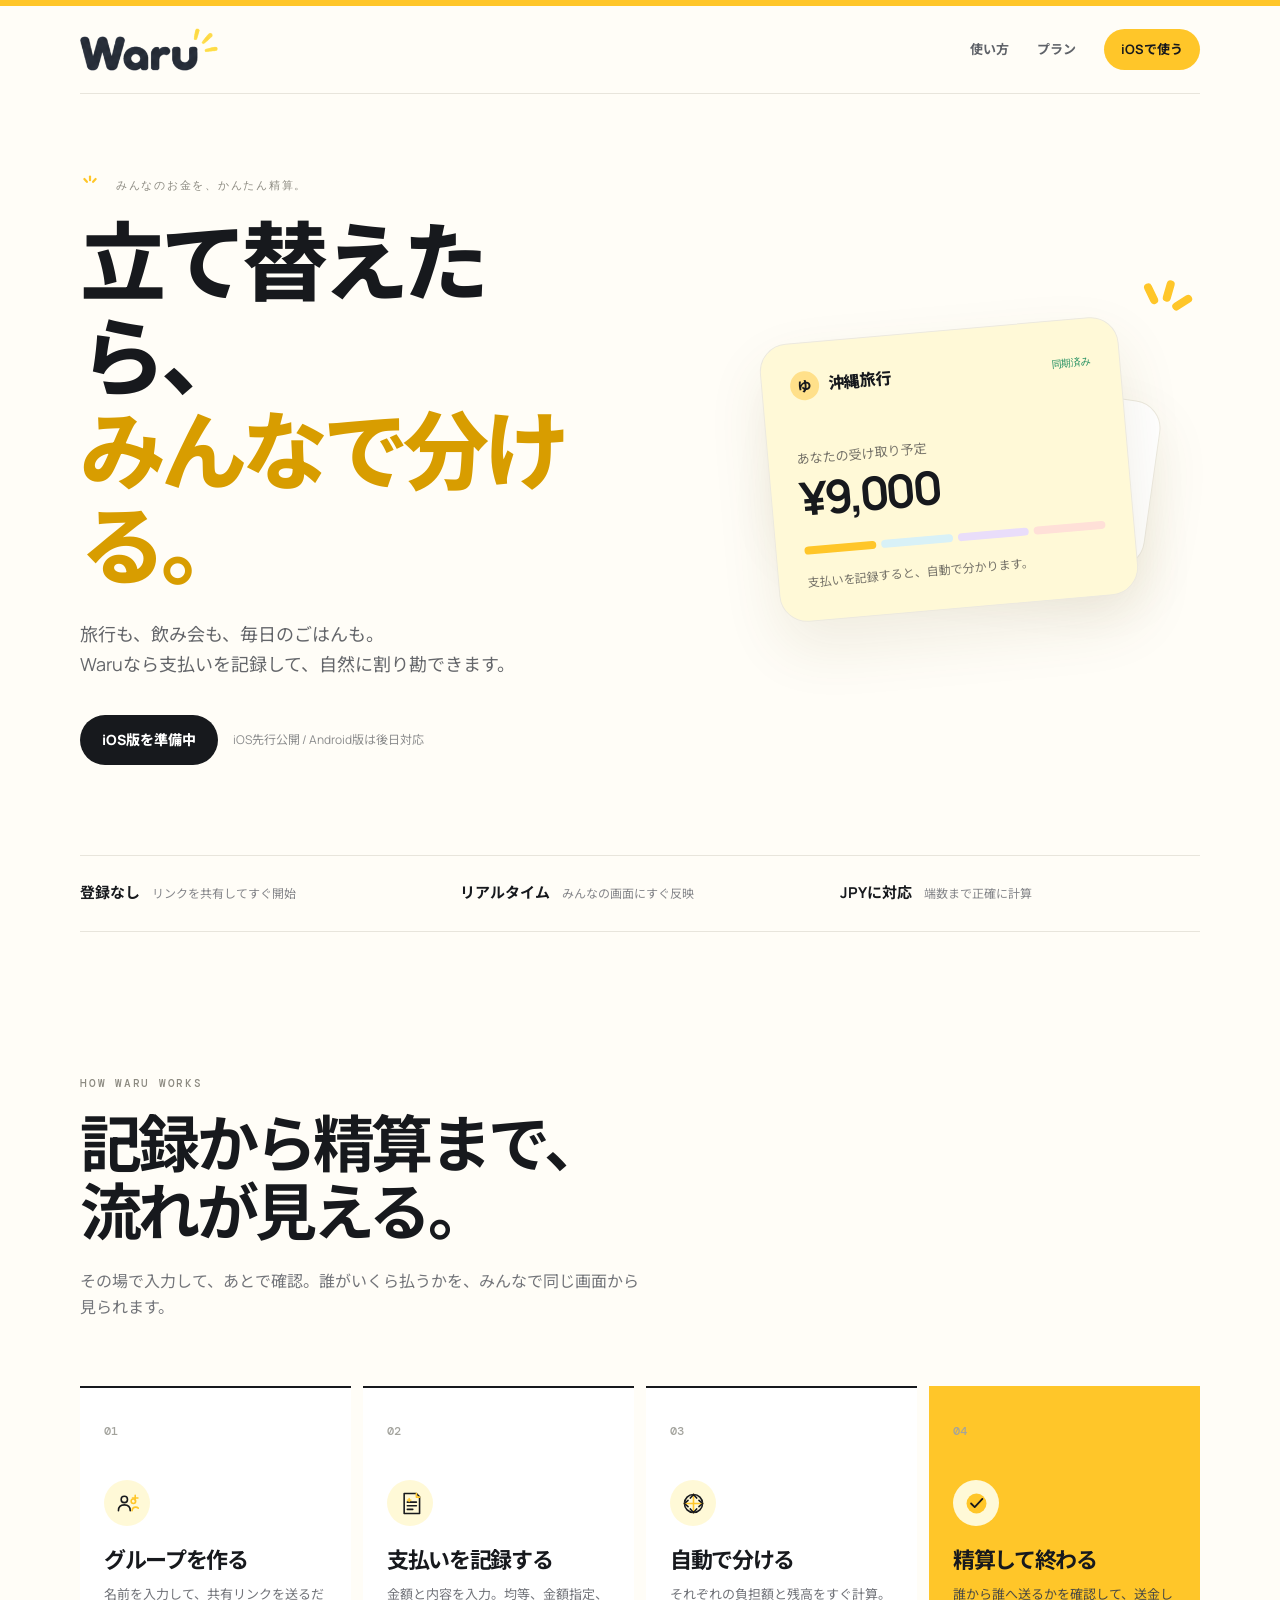
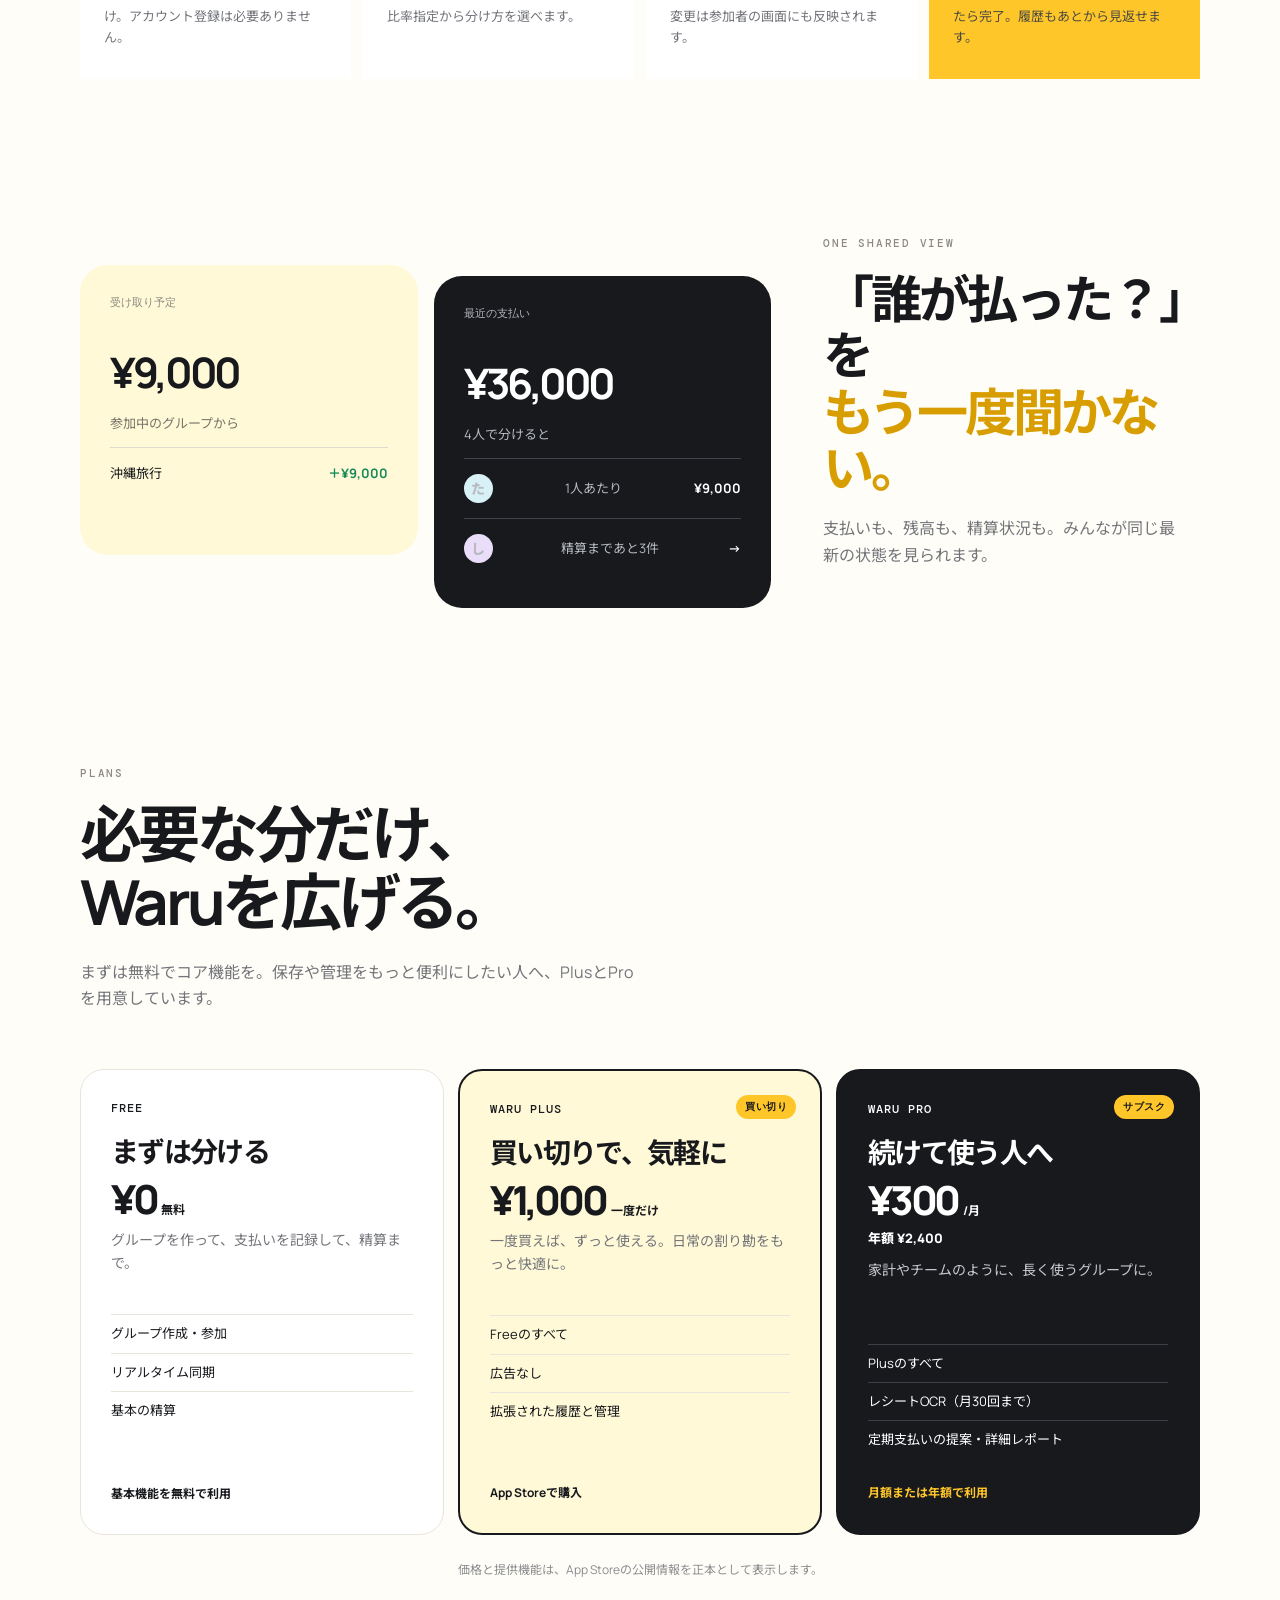
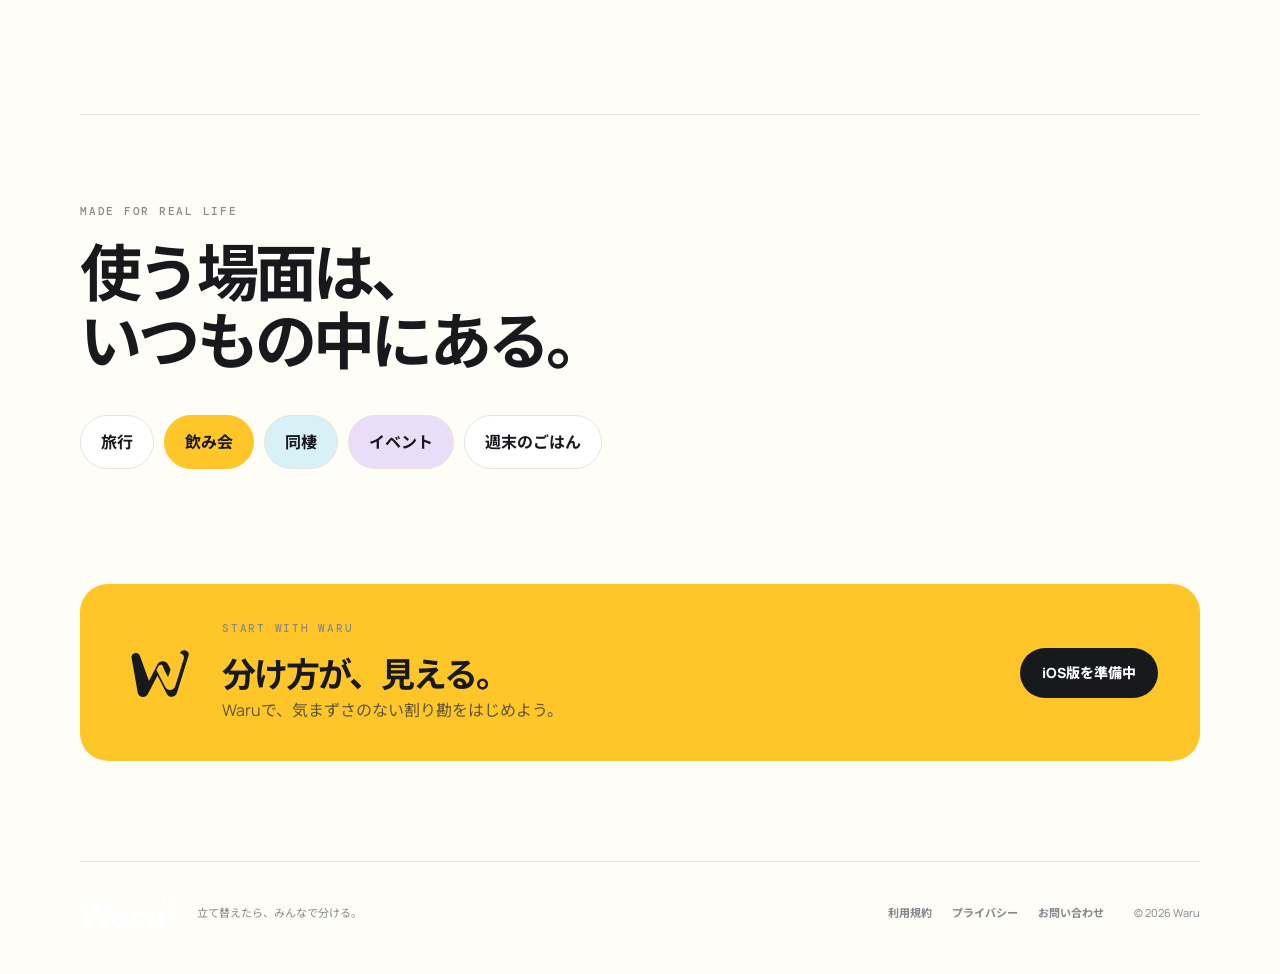
<file: index.html>
<!doctype html>
<html lang="ja">
  <head>
    <meta charset="utf-8" />
    <meta name="viewport" content="width=device-width, initial-scale=1" />
    <meta name="description" content="Waruは、立て替えた支払いをみんなで簡単に分けて、精算まで終わらせるアプリです。" />
    <meta name="referrer" content="no-referrer" />
    <meta name="theme-color" content="#fff9d7" />
    <title>Waru — 立て替えたら、みんなで分ける。</title>
    <link rel="stylesheet" href="./style.css" />
  </head>
  <body>
    <header class="site-header shell">
      <a class="brand" href="#top" aria-label="Waru ホーム">
        <img src="./assets/waru-wordmark.png" alt="Waru" />
      </a>
      <nav aria-label="メインナビゲーション">
        <a href="#how">使い方</a>
        <a href="#plans">プラン</a>
        <a class="nav-cta" href="#download">iOSで使う</a>
      </nav>
    </header>

    <main id="top">
      <section class="hero shell">
        <div class="hero-copy reveal">
          <p class="eyebrow"><img class="sun-mark" src="./assets/icons/waru-spark.svg" alt="" aria-hidden="true" /> みんなのお金を、かんたん精算。</p>
          <h1>立て替えたら、<br /><em>みんなで分ける。</em></h1>
          <p class="lede">旅行も、飲み会も、毎日のごはんも。<br />Waruなら支払いを記録して、自然に割り勘できます。</p>
          <div class="hero-actions" id="download">
            <a class="button button-dark" data-app-store-link href="#download">iOS版を準備中</a>
            <span class="availability">iOS先行公開 / Android版は後日対応</span>
          </div>
        </div>
        <div class="hero-art reveal" aria-label="Waruの支払い画面のイメージ" role="img">
          <div class="receipt receipt-back"><span>夜ごはん</span><strong>¥6,000</strong><small>4人で分ける</small></div>
          <div class="receipt receipt-front"><div class="receipt-top"><span class="mini-avatar">ゆ</span><span>沖縄旅行</span><span class="receipt-check">同期済み</span></div><p>あなたの受け取り予定</p><strong class="hero-number">¥9,000</strong><div class="split-bars" aria-hidden="true"><i></i><i></i><i></i><i></i></div><small>支払いを記録すると、自動で分かります。</small></div>
          <img class="hero-spark" src="./assets/icons/waru-spark.svg" alt="" aria-hidden="true" />
        </div>
      </section>

      <section class="proof shell reveal" aria-label="Waruの特徴">
        <div><strong>登録なし</strong><span>リンクを共有してすぐ開始</span></div>
        <div><strong>リアルタイム</strong><span>みんなの画面にすぐ反映</span></div>
        <div><strong>JPYに対応</strong><span>端数まで正確に計算</span></div>
      </section>

      <section class="process shell" id="how">
        <div class="section-heading reveal"><p class="eyebrow">HOW WARU WORKS</p><h2>記録から精算まで、<br />流れが見える。</h2><p>その場で入力して、あとで確認。誰がいくら払うかを、みんなで同じ画面から見られます。</p></div>
        <div class="steps">
          <article class="step reveal"><span class="step-number">01</span><div class="step-icon"><img class="step-icon-image" src="./assets/icons/waru-icon-group.svg" alt="" /></div><h3>グループを作る</h3><p>名前を入力して、共有リンクを送るだけ。アカウント登録は必要ありません。</p></article>
          <article class="step reveal"><span class="step-number">02</span><div class="step-icon"><img class="step-icon-image" src="./assets/icons/waru-icon-payment.svg" alt="" /></div><h3>支払いを記録する</h3><p>金額と内容を入力。均等、金額指定、比率指定から分け方を選べます。</p></article>
          <article class="step reveal"><span class="step-number">03</span><div class="step-icon"><img class="step-icon-image" src="./assets/icons/waru-icon-split.svg" alt="" /></div><h3>自動で分ける</h3><p>それぞれの負担額と残高をすぐ計算。変更は参加者の画面にも反映されます。</p></article>
          <article class="step step-accent reveal"><span class="step-number">04</span><div class="step-icon"><img class="step-icon-image" src="./assets/icons/waru-icon-settle.svg" alt="" /></div><h3>精算して終わる</h3><p>誰から誰へ送るかを確認して、送金したら完了。履歴もあとから見返せます。</p></article>
        </div>
      </section>

      <section class="showcase shell reveal" aria-label="Waruの画面イメージ">
        <div class="showcase-card showcase-yellow"><span class="card-label">受け取り予定</span><strong>¥9,000</strong><p>参加中のグループから</p><div class="card-line"><span>沖縄旅行</span><b>＋¥9,000</b></div></div>
        <div class="showcase-card showcase-ink"><span class="card-label">最近の支払い</span><strong>¥36,000</strong><p>4人で分けると</p><div class="person-row"><span class="mini-avatar avatar-blue">た</span><span>1人あたり</span><b>¥9,000</b></div><div class="person-row"><span class="mini-avatar avatar-lilac">し</span><span>精算まであと3件</span><b>→</b></div></div>
        <div class="showcase-note"><p class="eyebrow">ONE SHARED VIEW</p><h2>「誰が払った？」を<br /><em>もう一度聞かない。</em></h2><p>支払いも、残高も、精算状況も。みんなが同じ最新の状態を見られます。</p></div>
      </section>

      <section class="plans shell" id="plans">
        <div class="section-heading reveal"><p class="eyebrow">PLANS</p><h2>必要な分だけ、<br />Waruを広げる。</h2><p>まずは無料でコア機能を。保存や管理をもっと便利にしたい人へ、PlusとProを用意しています。</p></div>
        <div class="plan-grid">
          <article class="plan reveal"><p class="plan-name">FREE</p><h3>まずは分ける</h3><div class="plan-price">¥0 <small>無料</small></div><p class="plan-copy">グループを作って、支払いを記録して、精算まで。</p><ul><li>グループ作成・参加</li><li>リアルタイム同期</li><li>基本の精算</li></ul><span class="plan-note">基本機能を無料で利用</span></article>
          <article class="plan plan-featured reveal"><span class="plan-badge">買い切り</span><p class="plan-name">WARU PLUS</p><h3>買い切りで、気軽に</h3><div class="plan-price">¥1,000 <small>一度だけ</small></div><p class="plan-copy">一度買えば、ずっと使える。日常の割り勘をもっと快適に。</p><ul><li>Freeのすべて</li><li>広告なし</li><li>拡張された履歴と管理</li></ul><span class="plan-note">App Storeで購入</span></article>
          <article class="plan plan-pro reveal"><span class="plan-badge">サブスク</span><p class="plan-name">WARU PRO</p><h3>続けて使う人へ</h3><div class="plan-price">¥300 <small>/月</small></div><p class="plan-alt-price">年額 ¥2,400</p><p class="plan-copy">家計やチームのように、長く使うグループに。</p><ul><li>Plusのすべて</li><li>レシートOCR（月30回まで）</li><li>定期支払いの提案・詳細レポート</li></ul><span class="plan-note">月額または年額で利用</span></article>
        </div>
        <p class="pricing-footnote">価格と提供機能は、App Storeの公開情報を正本として表示します。</p>
      </section>

      <section class="use-cases shell reveal">
        <p class="eyebrow">MADE FOR REAL LIFE</p><h2>使う場面は、<br />いつもの中にある。</h2>
        <div class="use-case-list"><span>旅行</span><span>飲み会</span><span>同棲</span><span>イベント</span><span>週末のごはん</span></div>
      </section>

      <section class="final-cta shell reveal" id="contact">
        <img class="final-mark" src="./assets/icons/waru-mark.svg" alt="" width="76" height="76" />
        <div><p class="eyebrow">START WITH WARU</p><h2>分け方が、見える。</h2><p>Waruで、気まずさのない割り勘をはじめよう。</p></div>
        <a class="button button-dark" data-app-store-link href="#download">iOS版を準備中</a>
      </section>
    </main>

    <footer class="site-footer shell">
      <div class="footer-brand"><img src="./assets/waru-wordmark-dark.png" alt="Waru" /><span>立て替えたら、みんなで分ける。</span></div>
      <nav aria-label="フッターナビゲーション"><a href="./terms.html">利用規約</a><a href="./privacy.html">プライバシー</a><a href="./contact.html">お問い合わせ</a></nav>
      <small>© 2026 Waru</small>
    </footer>
    <script src="./script.js" defer></script>
  </body>
</html>
</file>
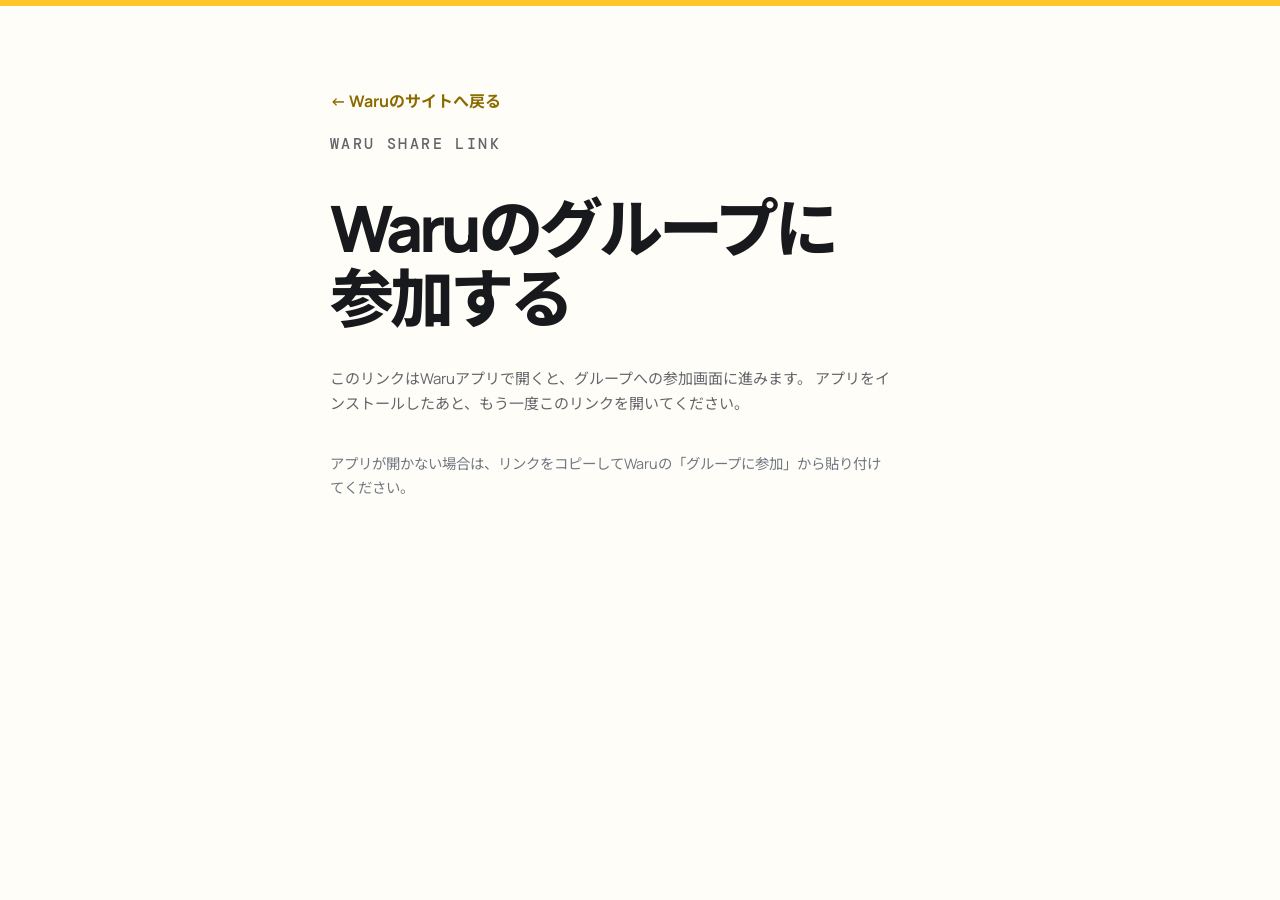
<file: g/index.html>
<!doctype html>
<html lang="ja">
  <head>
    <meta charset="utf-8" />
    <meta name="viewport" content="width=device-width, initial-scale=1" />
    <meta name="robots" content="noindex, nofollow" />
    <meta name="referrer" content="no-referrer" />
    <title>Waruの共有リンク</title>
    <link rel="stylesheet" href="../style.css" />
    <link rel="stylesheet" href="../legal.css" />
  </head>
  <body>
    <main class="legal shell share-fallback">
      <a class="legal-back" href="../">← Waruのサイトへ戻る</a>
      <p class="eyebrow">WARU SHARE LINK</p>
      <h1>Waruのグループに参加する</h1>
      <p>
        このリンクはWaruアプリで開くと、グループへの参加画面に進みます。
        アプリをインストールしたあと、もう一度このリンクを開いてください。
      </p>
      <a class="button button-dark" id="open-app" href="#">Waruで開く</a>
      <p class="muted">アプリが開かない場合は、リンクをコピーしてWaruの「グループに参加」から貼り付けてください。</p>
    </main>
    <script>
      const token = location.pathname.split('/').filter(Boolean).pop();
      const openApp = document.querySelector('#open-app');
      if (token && token !== 'index.html') {
        openApp.href = `waru://g/${encodeURIComponent(token)}`;
      } else {
        openApp.remove();
      }
    </script>
  </body>
</html>
</file>
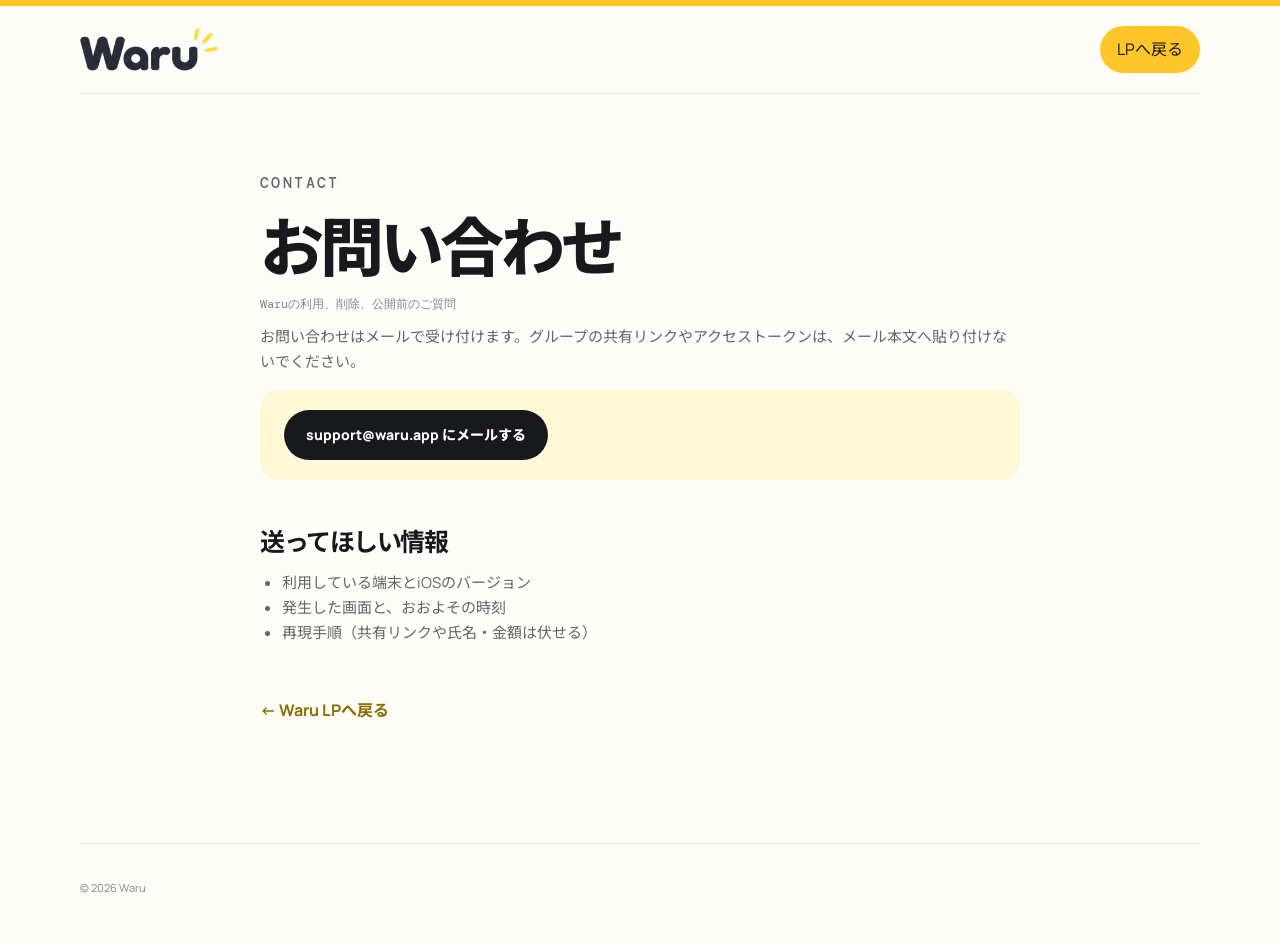
<file: contact.html>
<!doctype html>
<html lang="ja"><head><meta charset="utf-8"/><meta name="viewport" content="width=device-width,initial-scale=1"/><meta name="referrer" content="no-referrer"/><title>お問い合わせ — Waru</title><link rel="stylesheet" href="./style.css"/><link rel="stylesheet" href="./legal.css"/></head>
<body><header class="site-header shell"><a class="brand" href="./"><img src="./assets/waru-wordmark.png" alt="Waru"/></a><a class="nav-cta" href="./">LPへ戻る</a></header><main class="legal shell"><p class="eyebrow">CONTACT</p><h1>お問い合わせ</h1><p class="updated">Waruの利用、削除、公開前のご質問</p><p>お問い合わせはメールで受け付けます。グループの共有リンクやアクセストークンは、メール本文へ貼り付けないでください。</p><p class="legal-callout"><a class="button button-dark" href="mailto:support@waru.app">support@waru.app にメールする</a></p><h2>送ってほしい情報</h2><ul><li>利用している端末とiOSのバージョン</li><li>発生した画面と、おおよその時刻</li><li>再現手順（共有リンクや氏名・金額は伏せる）</li></ul><a class="legal-back" href="./">← Waru LPへ戻る</a></main><footer class="site-footer shell"><small>© 2026 Waru</small></footer></body></html>
</file>
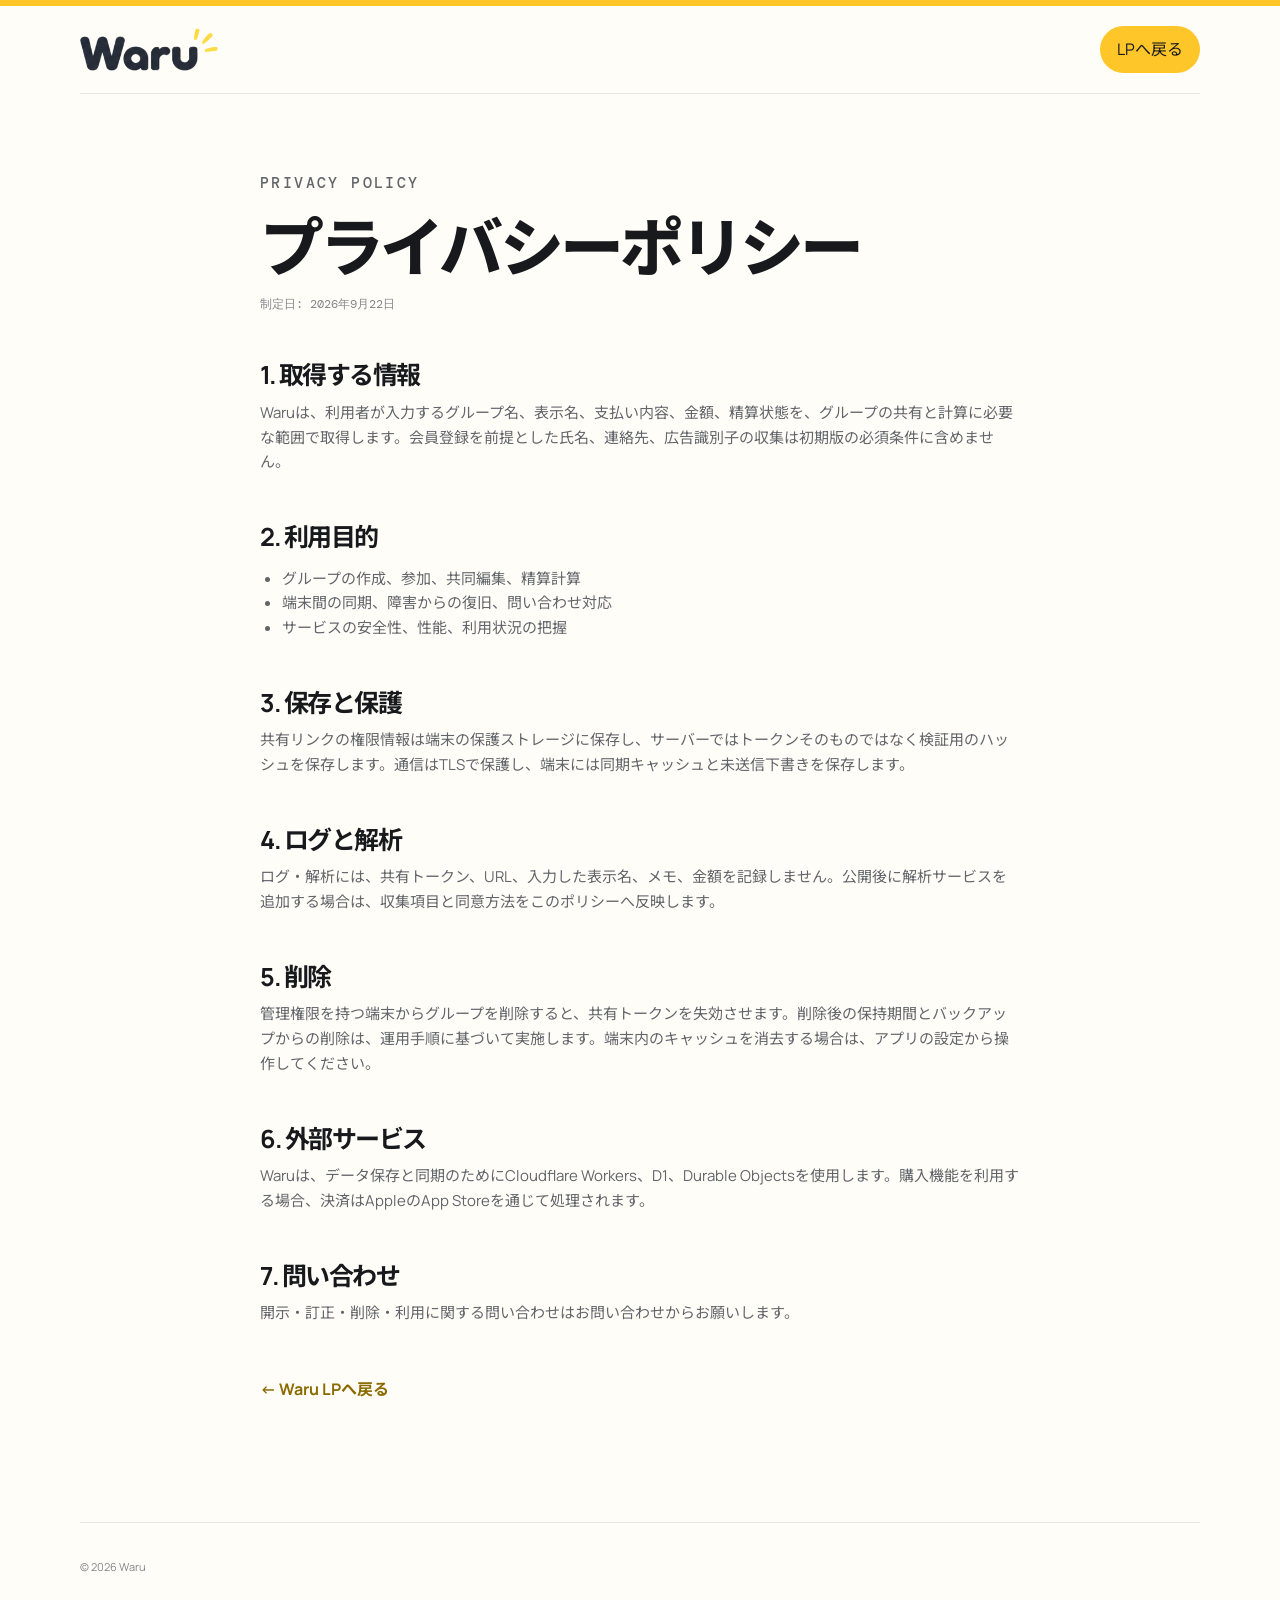
<file: privacy.html>
<!doctype html>
<html lang="ja"><head><meta charset="utf-8"/><meta name="viewport" content="width=device-width,initial-scale=1"/><meta name="referrer" content="no-referrer"/><title>プライバシーポリシー — Waru</title><link rel="stylesheet" href="./style.css"/><link rel="stylesheet" href="./legal.css"/></head>
<body><header class="site-header shell"><a class="brand" href="./"><img src="./assets/waru-wordmark.png" alt="Waru"/></a><a class="nav-cta" href="./">LPへ戻る</a></header><main class="legal shell"><p class="eyebrow">PRIVACY POLICY</p><h1>プライバシーポリシー</h1><p class="updated">制定日: 2026年9月22日</p><h2>1. 取得する情報</h2><p>Waruは、利用者が入力するグループ名、表示名、支払い内容、金額、精算状態を、グループの共有と計算に必要な範囲で取得します。会員登録を前提とした氏名、連絡先、広告識別子の収集は初期版の必須条件に含めません。</p><h2>2. 利用目的</h2><ul><li>グループの作成、参加、共同編集、精算計算</li><li>端末間の同期、障害からの復旧、問い合わせ対応</li><li>サービスの安全性、性能、利用状況の把握</li></ul><h2>3. 保存と保護</h2><p>共有リンクの権限情報は端末の保護ストレージに保存し、サーバーではトークンそのものではなく検証用のハッシュを保存します。通信はTLSで保護し、端末には同期キャッシュと未送信下書きを保存します。</p><h2>4. ログと解析</h2><p>ログ・解析には、共有トークン、URL、入力した表示名、メモ、金額を記録しません。公開後に解析サービスを追加する場合は、収集項目と同意方法をこのポリシーへ反映します。</p><h2>5. 削除</h2><p>管理権限を持つ端末からグループを削除すると、共有トークンを失効させます。削除後の保持期間とバックアップからの削除は、運用手順に基づいて実施します。端末内のキャッシュを消去する場合は、アプリの設定から操作してください。</p><h2>6. 外部サービス</h2><p>Waruは、データ保存と同期のためにCloudflare Workers、D1、Durable Objectsを使用します。購入機能を利用する場合、決済はAppleのApp Storeを通じて処理されます。</p><h2>7. 問い合わせ</h2><p>開示・訂正・削除・利用に関する問い合わせは<a href="./contact.html">お問い合わせ</a>からお願いします。</p><a class="legal-back" href="./">← Waru LPへ戻る</a></main><footer class="site-footer shell"><small>© 2026 Waru</small></footer></body></html>
</file>
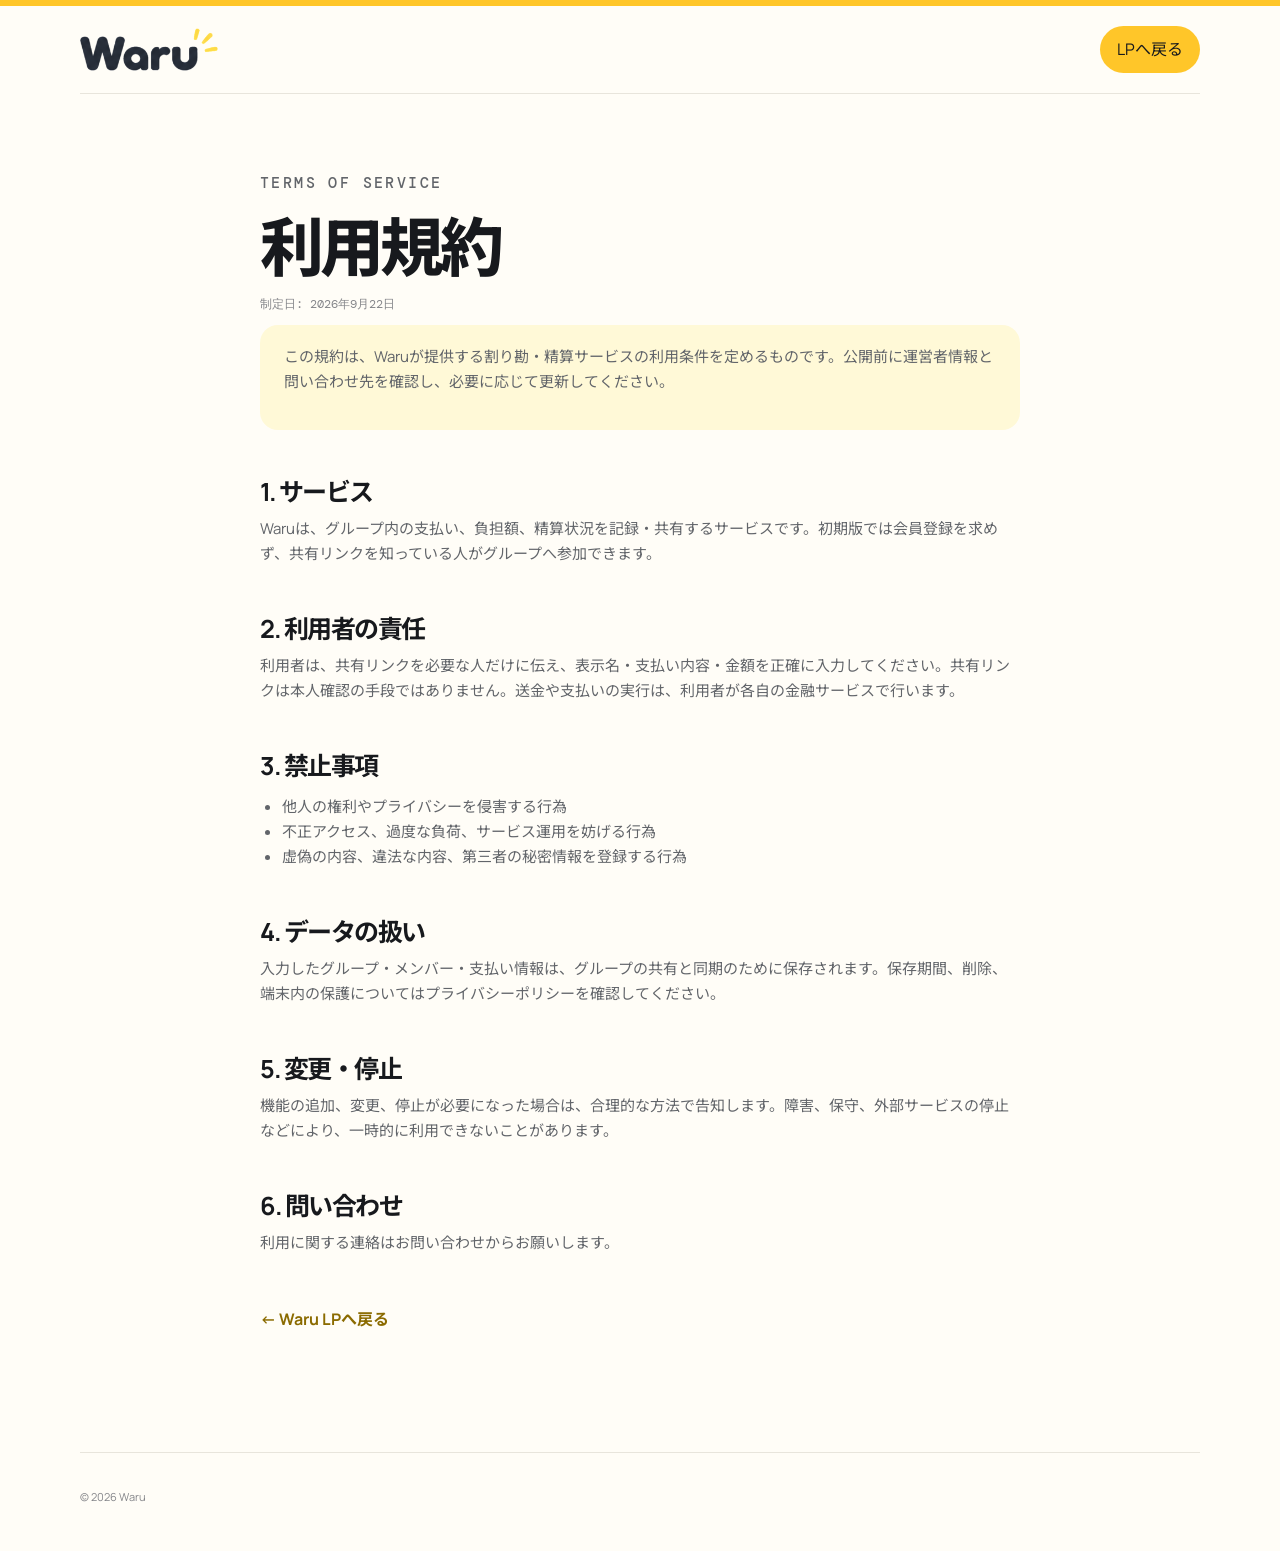
<file: terms.html>
<!doctype html>
<html lang="ja"><head><meta charset="utf-8"/><meta name="viewport" content="width=device-width,initial-scale=1"/><meta name="referrer" content="no-referrer"/><title>利用規約 — Waru</title><link rel="stylesheet" href="./style.css"/><link rel="stylesheet" href="./legal.css"/></head>
<body><header class="site-header shell"><a class="brand" href="./"><img src="./assets/waru-wordmark.png" alt="Waru"/></a><a class="nav-cta" href="./">LPへ戻る</a></header><main class="legal shell"><p class="eyebrow">TERMS OF SERVICE</p><h1>利用規約</h1><p class="updated">制定日: 2026年9月22日</p><div class="legal-callout"><p>この規約は、Waruが提供する割り勘・精算サービスの利用条件を定めるものです。公開前に運営者情報と問い合わせ先を確認し、必要に応じて更新してください。</p></div><h2>1. サービス</h2><p>Waruは、グループ内の支払い、負担額、精算状況を記録・共有するサービスです。初期版では会員登録を求めず、共有リンクを知っている人がグループへ参加できます。</p><h2>2. 利用者の責任</h2><p>利用者は、共有リンクを必要な人だけに伝え、表示名・支払い内容・金額を正確に入力してください。共有リンクは本人確認の手段ではありません。送金や支払いの実行は、利用者が各自の金融サービスで行います。</p><h2>3. 禁止事項</h2><ul><li>他人の権利やプライバシーを侵害する行為</li><li>不正アクセス、過度な負荷、サービス運用を妨げる行為</li><li>虚偽の内容、違法な内容、第三者の秘密情報を登録する行為</li></ul><h2>4. データの扱い</h2><p>入力したグループ・メンバー・支払い情報は、グループの共有と同期のために保存されます。保存期間、削除、端末内の保護については<a href="./privacy.html">プライバシーポリシー</a>を確認してください。</p><h2>5. 変更・停止</h2><p>機能の追加、変更、停止が必要になった場合は、合理的な方法で告知します。障害、保守、外部サービスの停止などにより、一時的に利用できないことがあります。</p><h2>6. 問い合わせ</h2><p>利用に関する連絡は<a href="./contact.html">お問い合わせ</a>からお願いします。</p><a class="legal-back" href="./">← Waru LPへ戻る</a></main><footer class="site-footer shell"><small>© 2026 Waru</small></footer></body></html>
</file>
<file: style.css>
@import url('https://fonts.googleapis.com/css2?family=DM+Mono:wght@400;500&family=Manrope:wght@400;500;600;700;800&family=Noto+Sans+JP:wght@400;500;700;800&display=swap');

:root { --ink:#17191d; --muted:#74777d; --paper:#fffdf7; --cream:#fff9d7; --yellow:#ffc629; --line:#e8e5dc; --blue:#d8f1f7; --lilac:#e9ddfa; --coral:#ffe0d8; --green:#178a5b; }
* { box-sizing:border-box; }
html { scroll-behavior:smooth; }
body { margin:0; color:var(--ink); background:var(--paper); font-family:'Manrope','Noto Sans JP',sans-serif; line-height:1.65; }
body:before { content:''; display:block; height:6px; background:var(--yellow); }
a { color:inherit; text-decoration:none; }
.shell { width:min(1120px, calc(100% - 48px)); margin-inline:auto; }
.site-header { height:88px; display:flex; align-items:center; justify-content:space-between; border-bottom:1px solid var(--line); }
.brand img { width:138px; height:auto; display:block; }
.site-header nav, .site-footer nav { display:flex; align-items:center; gap:28px; font-size:13px; font-weight:700; }
.site-header nav a { color:#5f6268; }
.site-header nav a:hover, .site-footer nav a:hover { color:var(--ink); }
.nav-cta { color:var(--ink)!important; background:var(--yellow); padding:10px 17px; border-radius:999px; }
.hero { min-height:640px; display:grid; grid-template-columns:1fr .9fr; gap:60px; align-items:center; padding:80px 0 90px; }
.eyebrow { margin:0 0 20px; font:500 11px/1.2 'DM Mono',monospace; letter-spacing:.16em; text-transform:uppercase; color:#8c8a81; }
.sun-mark { width:20px; height:20px; display:inline-block; vertical-align:-5px; margin-right:7px; }
h1,h2,h3,p { margin-top:0; }
h1,h2,h3 { letter-spacing:-.06em; line-height:1.1; }
h1 { font-size:clamp(48px, 7vw, 86px); max-width:650px; margin-bottom:28px; font-weight:800; }
h1 em,h2 em { color:#d89d00; font-style:normal; }
.lede { font-size:18px; color:#64666a; margin-bottom:35px; }
.hero-actions { display:flex; align-items:center; flex-wrap:wrap; gap:15px; }
.button { display:inline-flex; min-height:50px; padding:13px 22px; align-items:center; justify-content:center; border-radius:999px; font-weight:800; font-size:14px; transition:transform .2s, box-shadow .2s; }
.button:hover { transform:translateY(-2px); box-shadow:0 9px 24px #17191d1c; }
.button-dark { color:#fff; background:var(--ink); }
.availability { color:#8b8c8d; font-size:12px; }
.hero-art { position:relative; min-height:455px; display:grid; place-items:center; }
.receipt { width:min(360px, 90%); border:1px solid #ece9df; border-radius:28px; padding:28px; box-shadow:0 26px 60px #6b561419; }
.receipt-back { position:absolute; transform:rotate(8deg) translate(24px, -10px); background:#fff; color:#81838a; }
.receipt-front { position:relative; background:var(--cream); transform:rotate(-5deg); z-index:1; }
.receipt-top { display:flex; align-items:center; gap:9px; font-weight:800; }
.receipt-check { margin-left:auto; color:var(--green); font:500 10px 'DM Mono',monospace; }
.receipt p { margin:48px 0 6px; color:#77746a; font-size:13px; }
.receipt strong { display:block; font-size:46px; letter-spacing:-.08em; line-height:1; }
.receipt small { display:block; margin-top:18px; color:#77746a; font-size:12px; }
.mini-avatar { display:inline-grid; width:29px; height:29px; place-items:center; border-radius:50%; background:#ffe08a; font-size:14px; font-weight:800; }
.split-bars { display:flex; gap:5px; margin-top:25px; }
.split-bars i { display:block; height:8px; flex:1; border-radius:10px; background:#ffc629; }.split-bars i:nth-child(2){background:var(--blue)}.split-bars i:nth-child(3){background:var(--lilac)}.split-bars i:nth-child(4){background:var(--coral)}
.hero-spark { position:absolute; right:0; top:32px; width:74px; height:74px; transform:rotate(16deg); }
.proof { display:grid; grid-template-columns:repeat(3,1fr); border-top:1px solid var(--line); border-bottom:1px solid var(--line); padding:25px 0; gap:20px; }.proof div { display:flex; gap:12px; align-items:baseline; }.proof strong { font-size:15px; }.proof span { color:#85868a; font-size:12px; }
.process { padding:145px 0 130px; }.section-heading { max-width:560px; }.section-heading h2, .use-cases h2 { font-size:clamp(38px, 5vw, 62px); margin-bottom:22px; }.section-heading > p:last-child { color:#73757a; font-size:16px; }
.steps { display:grid; grid-template-columns:repeat(4,1fr); gap:12px; margin-top:65px; }.step { padding:28px 24px 30px; min-height:290px; border-top:2px solid var(--ink); background:#fff; }.step-accent { background:var(--yellow); border-color:var(--yellow); }.step-number { color:#a3a39d; font:500 12px 'DM Mono',monospace; }.step-icon { width:46px; height:46px; display:grid; place-items:center; border-radius:50%; background:var(--cream); margin:38px 0 22px; }.step-icon-image { width:29px; height:29px; display:block; }.step h3 { font-size:22px; margin-bottom:12px; }.step p { color:#72747a; font-size:13px; margin:0; }.step-accent p { color:#4c4b43; }
.showcase { display:grid; grid-template-columns:.9fr .9fr 1.1fr; gap:16px; align-items:center; }.showcase-card { border-radius:28px; padding:30px; min-height:290px; }.showcase-yellow { background:var(--cream); }.showcase-ink { color:#fff; background:var(--ink); transform:translateY(32px); }.card-label { display:block; font:500 11px 'DM Mono',monospace; color:#89877e; }.showcase-ink .card-label { color:#b3b5bb; }.showcase-card > strong { display:block; font-size:42px; letter-spacing:-.08em; margin:28px 0 5px; }.showcase-card > p { color:#77746a; font-size:13px; }.showcase-ink > p { color:#b7bac0; }.card-line,.person-row { display:flex; justify-content:space-between; align-items:center; gap:10px; padding:15px 0; border-top:1px solid #dedbd0; font-size:13px; }.card-line b { color:var(--green); }.person-row { border-color:#41444b; color:#b7bac0; }.person-row b { color:#fff; }.avatar-blue{background:var(--blue)}.avatar-lilac{background:var(--lilac)}.showcase-note { padding:28px 12px 28px 36px; }.showcase-note h2 { font-size:clamp(34px,4vw,52px); margin-bottom:20px; }.showcase-note p:last-child { color:#73757a; }
.plans { padding:155px 0 135px; }.plan-grid { display:grid; grid-template-columns:repeat(3,1fr); gap:14px; margin-top:58px; align-items:stretch; }.plan { position:relative; display:flex; flex-direction:column; min-height:430px; padding:30px; border:1px solid var(--line); border-radius:24px; background:#fff; }.plan-featured { border:2px solid var(--ink); background:var(--cream); transform:translateY(-14px); }.plan-pro { border:2px solid var(--ink); background:var(--ink); color:#fff; }.plan-name { margin-bottom:20px; font:500 12px 'DM Mono',monospace; letter-spacing:.08em; }.plan h3 { font-size:28px; margin-bottom:12px; }.plan-price { font-size:40px; font-weight:800; letter-spacing:-.08em; line-height:1; margin-bottom:9px; }.plan-price small { font-size:12px; font-weight:700; letter-spacing:0; }.plan-alt-price { margin:-1px 0 8px; font-size:13px; font-weight:800; }.plan-copy { color:#72747a; font-size:14px; min-height:48px; }.plan-pro .plan-copy { color:#c7c9ce; }.plan ul { padding:0; margin:24px 0; list-style:none; font-size:13px; }.plan li { border-top:1px solid var(--line); padding:8px 0; }.plan-pro li { border-color:#3c3f46; }.plan-note { margin-top:auto; font-size:12px; font-weight:700; }.plan-pro .plan-note { color:var(--yellow); }.plan-badge { position:absolute; top:24px; right:24px; padding:5px 9px; border-radius:999px; background:var(--yellow); color:var(--ink); font:700 10px 'DM Mono',monospace; letter-spacing:.05em; }.pricing-footnote { text-align:center; margin:25px 0 0; color:#8c8d90; font-size:12px; }
.use-cases { padding:90px 0 115px; border-top:1px solid var(--line); }.use-case-list { display:flex; flex-wrap:wrap; gap:10px; margin-top:40px; }.use-case-list span { padding:13px 20px; border:1px solid var(--line); border-radius:999px; background:#fff; font-weight:700; }.use-case-list span:nth-child(2){background:var(--yellow);border-color:var(--yellow)}.use-case-list span:nth-child(3){background:var(--blue)}.use-case-list span:nth-child(4){background:var(--lilac)}
.final-cta { display:flex; align-items:center; gap:24px; padding:38px 42px; margin-bottom:100px; border-radius:28px; background:var(--yellow); }.final-mark { flex:none; }.final-cta h2 { font-size:34px; margin-bottom:4px; }.final-cta p:last-child { margin:0; color:#5e5536; }.final-cta .button { margin-left:auto; }
.site-footer { display:grid; grid-template-columns:1fr auto auto; align-items:center; gap:30px; padding:35px 0 45px; border-top:1px solid var(--line); }.footer-brand { display:flex; align-items:center; gap:17px; }.footer-brand img { width:100px; filter:brightness(0) invert(1); }.footer-brand span,.site-footer small { color:#85868a; font-size:11px; }.site-footer nav { gap:20px; font-size:11px; color:#85868a; }
.reveal { opacity:0; transform:translateY(16px); transition:opacity .75s ease, transform .75s ease; }.reveal.is-visible { opacity:1; transform:none; }
:focus-visible { outline:3px solid #ad7900; outline-offset:4px; }
@media (max-width: 850px) { .site-header nav a:not(.nav-cta){display:none}.hero{grid-template-columns:1fr;gap:20px;padding-top:60px}.hero-art{min-height:380px}.proof{grid-template-columns:1fr}.steps{grid-template-columns:repeat(2,1fr)}.showcase{grid-template-columns:1fr 1fr}.showcase-note{grid-column:1/-1;padding:55px 0 0}.plan-grid{grid-template-columns:1fr}.plan-featured{transform:none}.final-cta{align-items:flex-start;flex-wrap:wrap}.final-cta .button{margin-left:0}.site-footer{grid-template-columns:1fr}.site-footer nav{flex-wrap:wrap} }
@media (max-width: 560px) { .shell{width:min(100% - 32px,1120px)}.site-header{height:72px}.brand img{width:112px}h1{font-size:50px}.lede{font-size:15px}.hero{padding:55px 0 65px}.hero-art{min-height:330px}.receipt{padding:22px;border-radius:22px}.receipt strong{font-size:38px}.steps{grid-template-columns:1fr}.step{min-height:0}.showcase{grid-template-columns:1fr}.showcase-ink{transform:none}.showcase-note{grid-column:auto}.plans{padding-top:105px}.final-cta{padding:28px 24px;margin-bottom:65px}.final-cta h2{font-size:28px} }
@media (prefers-reduced-motion: reduce) { html{scroll-behavior:auto}.reveal{opacity:1;transform:none;transition:none}.button{transition:none}.button:hover{transform:none;box-shadow:none} }
</file>
<file: legal.css>
.legal { max-width:760px; padding:80px 0 120px; }.legal h1 { font-size:clamp(38px,6vw,64px); margin-bottom:14px; }.legal .updated { color:#85868a; font:12px 'DM Mono',monospace; }.legal h2 { font-size:25px; margin:48px 0 12px; }.legal p,.legal li { color:#62656a; font-size:15px; }.legal ul { padding-left:1.4em; }.legal .legal-back { display:inline-block; margin-top:35px; color:#8b6b00; font-weight:700; }.legal-callout { padding:20px 24px; border-radius:18px; background:var(--cream); }
.share-fallback { max-width:620px; min-height:70vh; display:grid; align-content:center; gap:20px; }
.share-fallback h1, .share-fallback p { max-width:560px; }
.share-fallback .legal-back { margin-top:0; }
.share-fallback .button { justify-self:start; }
.share-fallback .muted { color:#707783; font-size:.9rem; }
</file>
